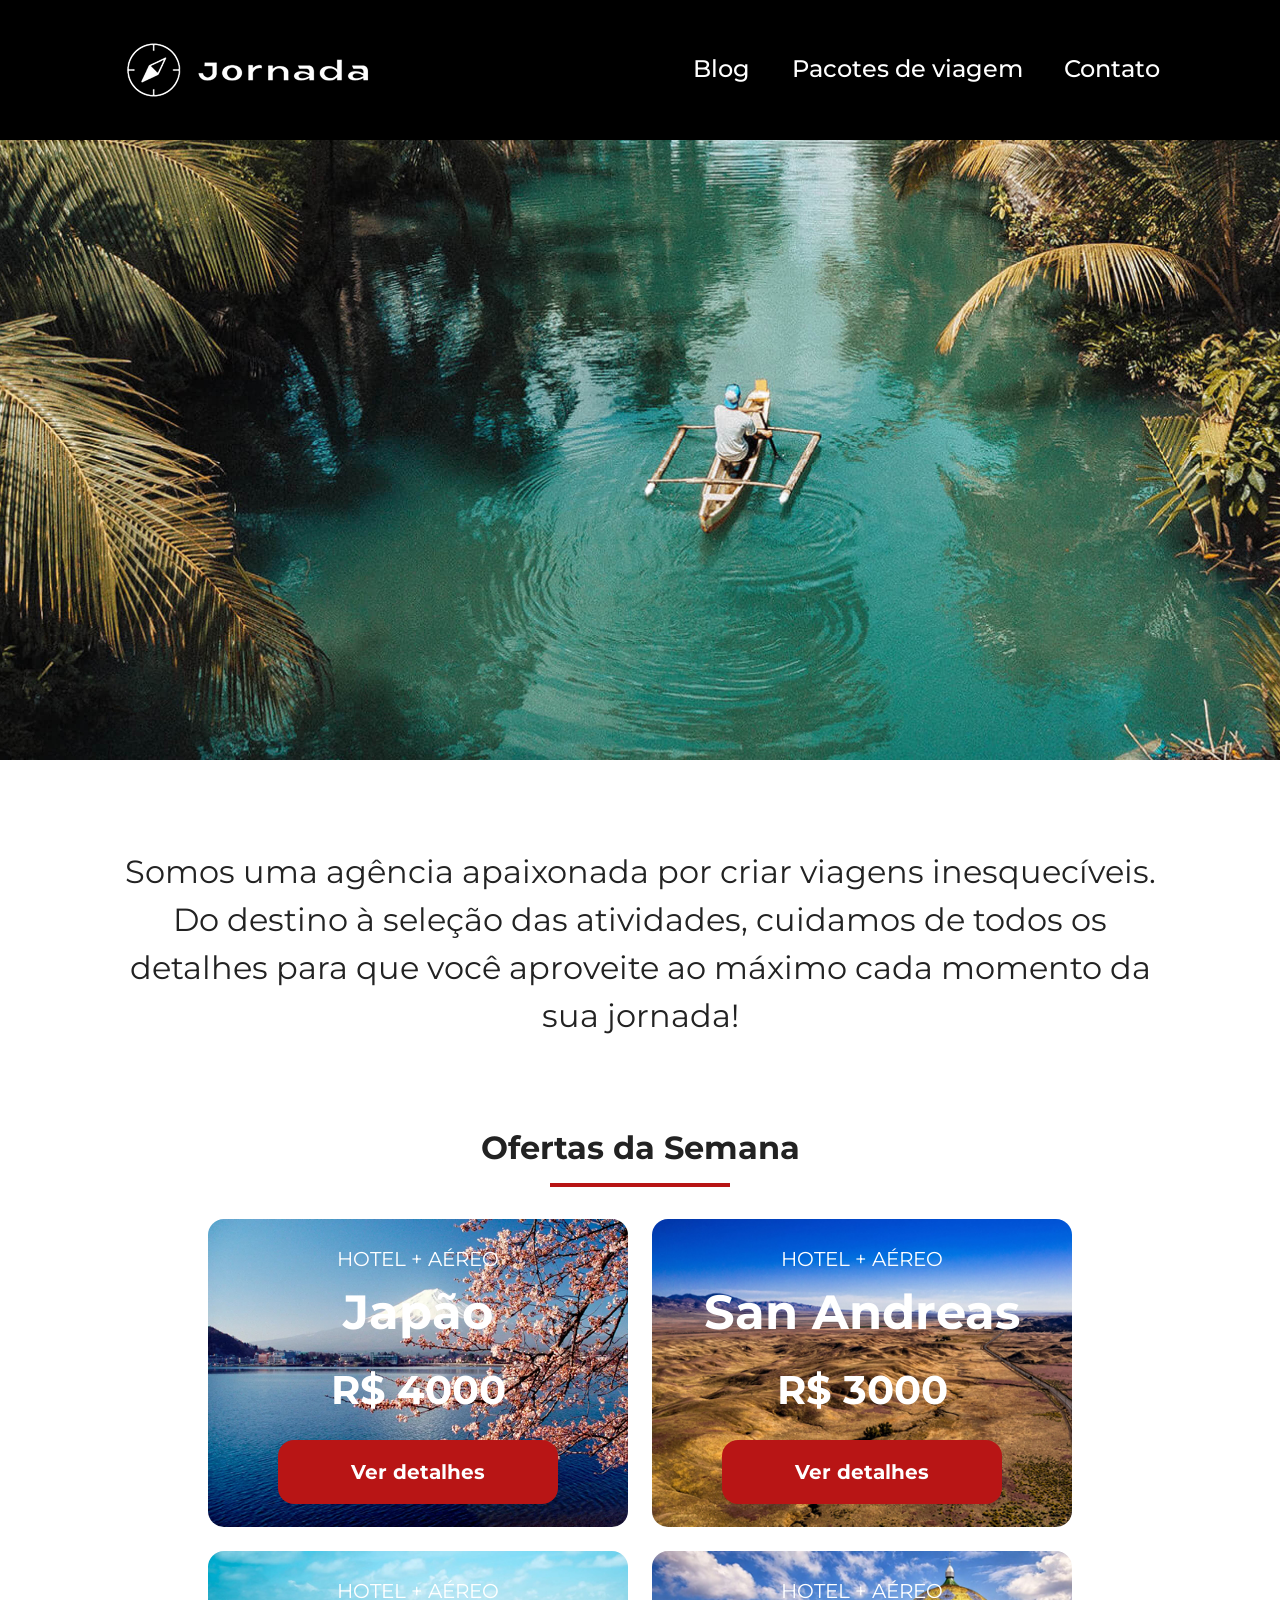
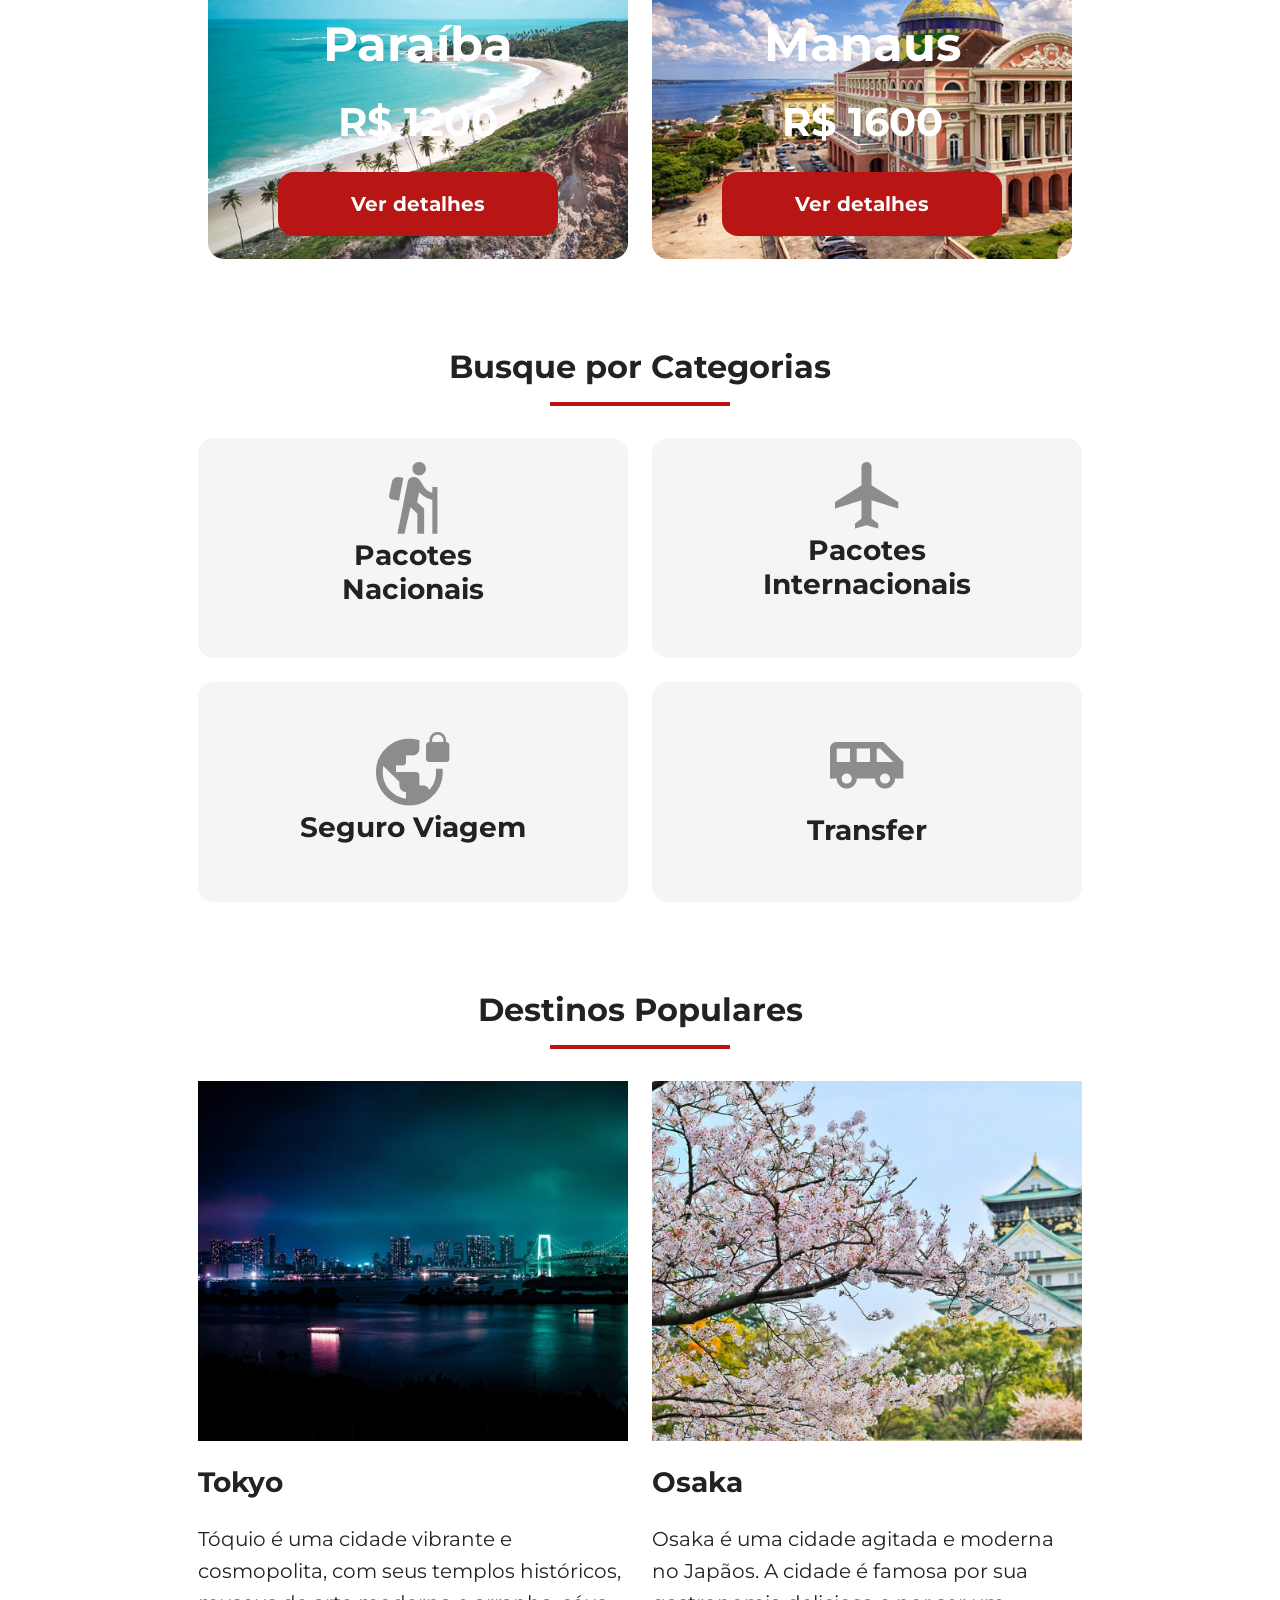
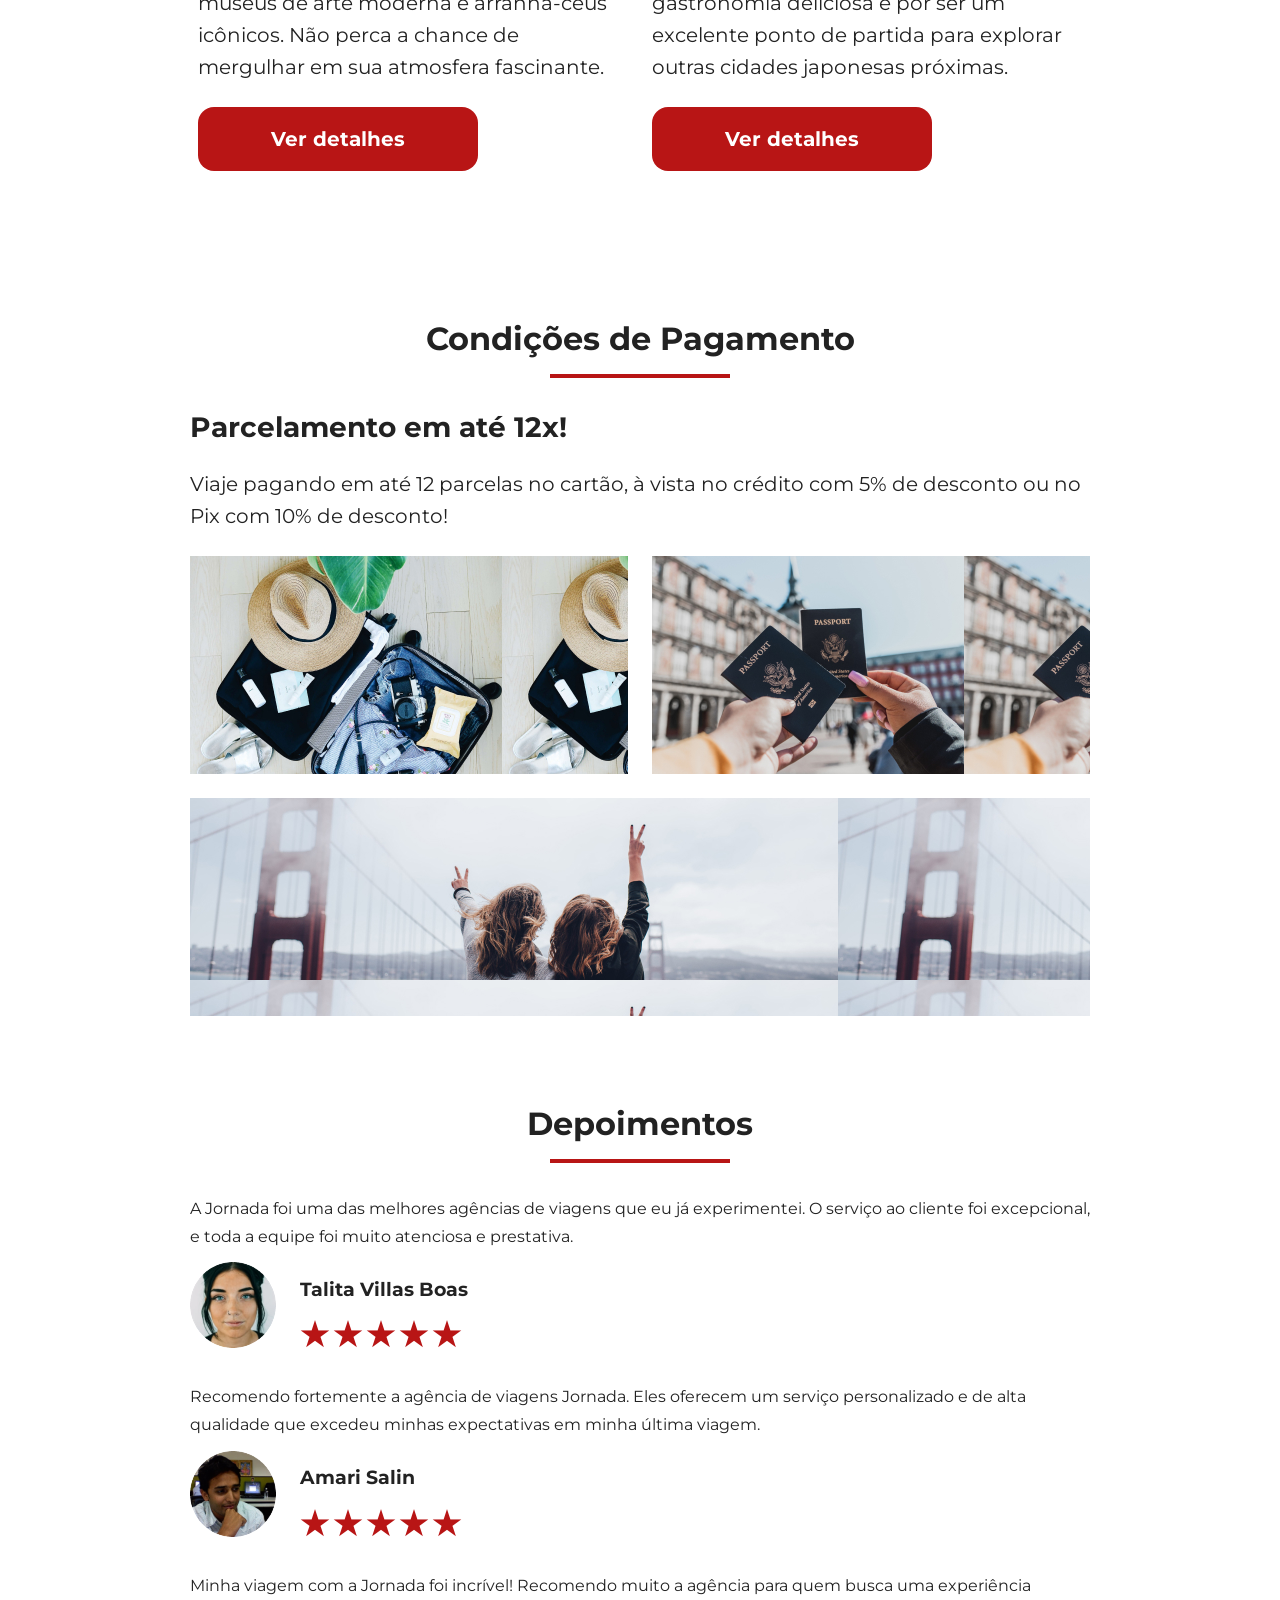
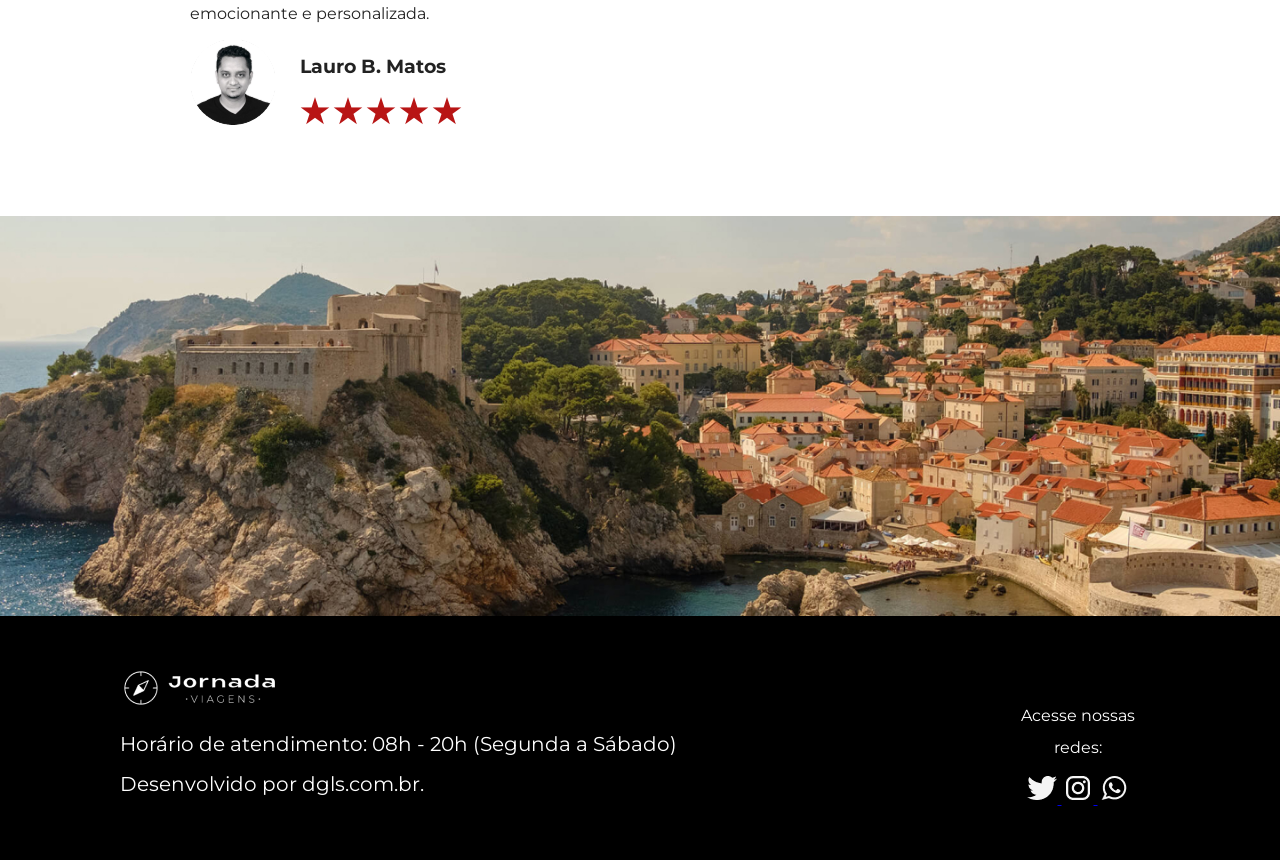
<file: index.html>
<!doctype html>
<html lang="PT-BR">
  <head>
    <meta charset="UTF-8" />
    <meta name="viewport" content="width=device-width, initial-scale=1.0" />
    <link rel="icon" href="img/bussula-jornada-white.png" />
    <link rel="stylesheet" href="css/style.css" />
    <title>Jornada Viagens</title>
    <meta
      name="description"
      content="Jornada Viagens, uma agência apaixonada por criar viagens inesquecíveis."
    />
    <meta property="og:title" content="Jornada Viagens" />
    <meta
      property="og:description"
      content="Jornada Viagens, uma agência apaixonada por criar viagens inesquecíveis."
    />
    <meta property="og:image" content="#" />
    <meta
      property="og:url"
      content="https://dglshenriq.github.io/jornada-viagens"
    />
    <meta property="og:type" content="website" />
    <meta property="og:site_name" content="Jornada Viagens" />
  </head>
  <body>
    <header class="main-header">
      <a class="logo" href="index.html" title="Página Inicial">
        <img
          class="logo-mobile"
          src="img/bussula-jornada-white.png"
          title="Página Incial"
          alt="Bússula do logo Jornada Viagens na cor branca" /><img
          class="logo-desktop"
          src="img/Logo-branco 2.png"
          title="Página Incial"
          alt="Logo Jornada Viagens na cor branca"
      /></a>
      <div class="navigation-menu">
        <label for="menu">
          <img src="img/menu.png" alt="ícone de menu" />
        </label>
        <input type="checkbox" id="menu" hidden />
        <nav>
          <ul class="links-list">
            <li>
              <a
                href="blog.html"
                title="Acessar blog"
                >Blog</a
              >
            </li>
            <li>
              <a
                href="pacotes-de-viagem.html"
                title="Acessar pacotes de viagem"
                >Pacotes de viagem</a
              >
            </li>
            <li>
              <a
                href="contato.html"
                title="Acessar contato"
                >Contato</a
              >
            </li>
          </ul>
        </nav>
      </div>
    </header>
    <main>
      <section class="hero">
        <div class="hero-img"></div>
        <h2 class="hero-h2">
          Somos uma agência apaixonada por criar viagens inesquecíveis. Do
          destino à seleção das atividades, cuidamos de todos os detalhes para
          que você aproveite ao máximo cada momento da sua jornada!
        </h2>
      </section>
      <section class="offers">
        <div class="section-title">
          <h2>Ofertas da Semana</h2>
          <hr />
          <div class="offers-cards">
            <article class="card japao">
              <header>
                <p class="content-text">HOTEL + AÉREO</p>
                <h3 class="content-title">
                  Japão <br />
                  <span>R$ 4000</span>
                </h3>
              </header>
              <footer>
                <a class="button" href="#">Ver detalhes</a>
              </footer>
            </article>
            <article class="card san-andreas">
              <header>
                <p class="content-text">HOTEL + AÉREO</p>
                <h3 class="content-title">
                  San Andreas <br />
                  <span>R$ 3000</span>
                </h3>
              </header>
              <footer>
                <a class="button" href="#">Ver detalhes</a>
              </footer>
            </article>
            <article class="card paraiba">
              <header>
                <p class="content-text">HOTEL + AÉREO</p>
                <h3 class="content-title">
                  Paraíba <br />
                  <span>R$ 1200</span>
                </h3>
              </header>
              <footer>
                <a class="button" href="#">Ver detalhes</a>
              </footer>
            </article>
            <article class="card manaus">
              <header>
                <p class="content-text">HOTEL + AÉREO</p>
                <h3 class="content-title">
                  Manaus <br />
                  <span>R$ 1600</span>
                </h3>
              </header>
              <footer>
                <a class="button" href="#">Ver detalhes</a>
              </footer>
            </article>
          </div>
        </div>
      </section>
      <section class="categories">
        <div class="section-title">
          <h2>Busque por Categorias</h2>
          <hr />
        </div>

        <div class="categories-cards">
          <a
            class="card"
            href="#"
            target="_blank"
            title="Busque pela categoria Pacotes Nacionais"
          >
            <img
              src="img/icone-pacotes-nacionais.png"
              alt="Ícone cinza representando uma pessoa fazendo tracking"
            />
            <h3 class="content-title">
              Pacotes <br />
              Nacionais
            </h3>
          </a>
          <a
            class="card"
            href="#"
            target="_blank"
            title="Busque pela categoria Pacotes Internacionais"
          >
            <img
              src="img/icone-pacotes-internacionais.png"
              alt="Ícone cinza representando um avião"
            />
            <h3 class="content-title">Pacotes <br />Internacionais</h3>
          </a>
          <a
            class="card single-line"
            href="#"
            target="_blank"
            title="Busque pela categoria Seguro Viagem"
          >
            <img
              src="img/icone-seguro.png"
              alt="Ícone cinza representando um planeta com um cadeado"
            />
            <h3 class="content-title">Seguro Viagem</h3>
          </a>
          <a
            class="card single-line transfer"
            href="#"
            target="_blank"
            title="Busque pela categoria Transfer"
          >
            <img
              src="img/icone-transfer.png"
              alt="Ícone cinza representando uma van"
            />
            <h3 class="content-title">Transfer</h3>
          </a>
        </div>
      </section>
      <section class="destinations">
        <div class="section-title">
          <h2>Destinos Populares</h2>
          <hr />
        </div>
        <div class="destinations-items">
          <article class="item">
            <header>
              <div class="img-items tokyo"></div>
              <h3 class="content-title">Tokyo</h3>
            </header>
            <p class="content-text">
              Tóquio é uma cidade vibrante e cosmopolita, com seus templos
              históricos, museus de arte moderna e arranha-céus icônicos. Não
              perca a chance de mergulhar em sua atmosfera fascinante.
            </p>
            <footer>
              <a
                class="button"
                href="#"
                target="_blank"
                title="Veja mais detalhes do destino Tokyo"
                >Ver detalhes</a
              >
            </footer>
          </article>
          <article class="item">
            <header>
              <div class="img-items osaka"></div>
              <h3 class="content-title">Osaka</h3>
            </header>
            <p class="content-text">
              Osaka é uma cidade agitada e moderna no Japãos. A cidade é famosa
              por sua gastronomia deliciosa e por ser um excelente ponto de
              partida para explorar outras cidades japonesas próximas.
            </p>
            <footer>
              <a
                class="button"
                href="#"
                target="_blank"
                title="Veja mais detalhes do destino Tokyo"
                >Ver detalhes</a
              >
            </footer>
          </article>
        </div>
      </section>
      <section class="payments">
        <div class="section-title">
          <h2>Condições de Pagamento</h2>
          <hr />
        </div>
        <article class="payments-item">
          <div class="content-container">
            <div class="text-content">
              <h3 class="content-title">Parcelamento em até 12x!</h3>
              <p class="content-text">
                Viaje pagando em até 12 parcelas no cartão, à vista no crédito
                com 5% de desconto ou no Pix com 10% de desconto!
              </p>
            </div>
            <div class="image-gallery">
              <div class="image bag"></div>
              <div class="image passport"></div>
              <div class="image people colspan2"></div>
            </div>
          </div>
        </article>
      </section>
      <section class="testimonials">
        <div class="section-title">
          <h2>Depoimentos</h2>
          <hr />
        </div>
        <div class="testimonials-container">
          <article>
            <header>
              <p>
                A Jornada foi uma das melhores agências de viagens que eu já
                experimentei. O serviço ao cliente foi excepcional, e toda a
                equipe foi muito atenciosa e prestativa.
              </p>
            </header>
            <footer>
              <img
                src="img/avatar-talita.png"
                alt="Foto de perfil da cliente Talita Villas Boas"
              />
              <div class="div profile-content">
                <h3>Talita Villas Boas</h3>
                <div class="rating">
                  <span class="star">★</span>
                  <span class="star">★</span>
                  <span class="star">★</span>
                  <span class="star">★</span>
                  <span class="star">★</span>
                </div>
              </div>
            </footer>
          </article>
          <article>
            <header>
              <p>
                Recomendo fortemente a agência de viagens Jornada. Eles oferecem
                um serviço personalizado e de alta qualidade que excedeu minhas
                expectativas em minha última viagem.
              </p>
            </header>
            <footer>
              <img
                src="img/avatar-amari.png"
                alt="Foto de perfil do cliente Amari Salin"
              />
              <div class="div profile-content">
                <h3>Amari Salin</h3>
                <div class="rating">
                  <span class="star">★</span>
                  <span class="star">★</span>
                  <span class="star">★</span>
                  <span class="star">★</span>
                  <span class="star">★</span>
                </div>
              </div>
            </footer>
          </article>
          <article>
            <header>
              <p>
                Minha viagem com a Jornada foi incrível! Recomendo muito a
                agência para quem busca uma experiência emocionante e
                personalizada.
              </p>
            </header>
            <footer>
              <img
                src="img/avatar-lauro.png"
                alt="Foto de perfil do cliente Lauro B. Matos"
              />
              <div class="div profile-content">
                <h3>Lauro B. Matos</h3>
                <div class="rating">
                  <span class="star">★</span>
                  <span class="star">★</span>
                  <span class="star">★</span>
                  <span class="star">★</span>
                  <span class="star">★</span>
                </div>
              </div>
            </footer>
          </article>
        </div>
      </section>
      <section class="bottom-hero">
        <div class="hero-img"></div>
      </section>
    </main>
    <footer class="main-footer">
      <div class="footer-content">
        <img
          src="img/logo-rodapé-branco.png"
          alt="logo completo Jornada Viagens"
        />
        <p>Horário de atendimento: 08h - 20h (Segunda a Sábado)</p>
        <p>
          Desenvolvido por
          <a
            class="dev-link"
            href="#"
            target="_blank"
            title="Desenvolvido por dgls.com.br"
            >dgls.com.br</a
          >.
        </p>
      </div>
      <div class="footer-social">
        <p>Acesse nossas redes:</p>
        <a href="#" target="_blank" title="Acesse o Twitter do Jornada Viagens">
          <img
            src="img/logo-twitter.png"
            alt="Ícone do Twitter na cor branca"
          />
        </a>
        <a
          href="#"
          target="_blank"
          title="Acesse o Instagram do Jornada Viagens"
        >
          <img
            src="img/logo-instagram.png"
            alt="Ícone do Instagram na cor branca"
          />
        </a>
        <a
          href="#"
          target="_blank"
          title="Entre em contato através do Whatsapp"
        >
          <img
            src="img/logo-whatsapp.png"
            alt="Ícone do WhatsApp na cor branca"
          />
        </a>
      </div>
    </footer>
  </body>
</html>
</file>
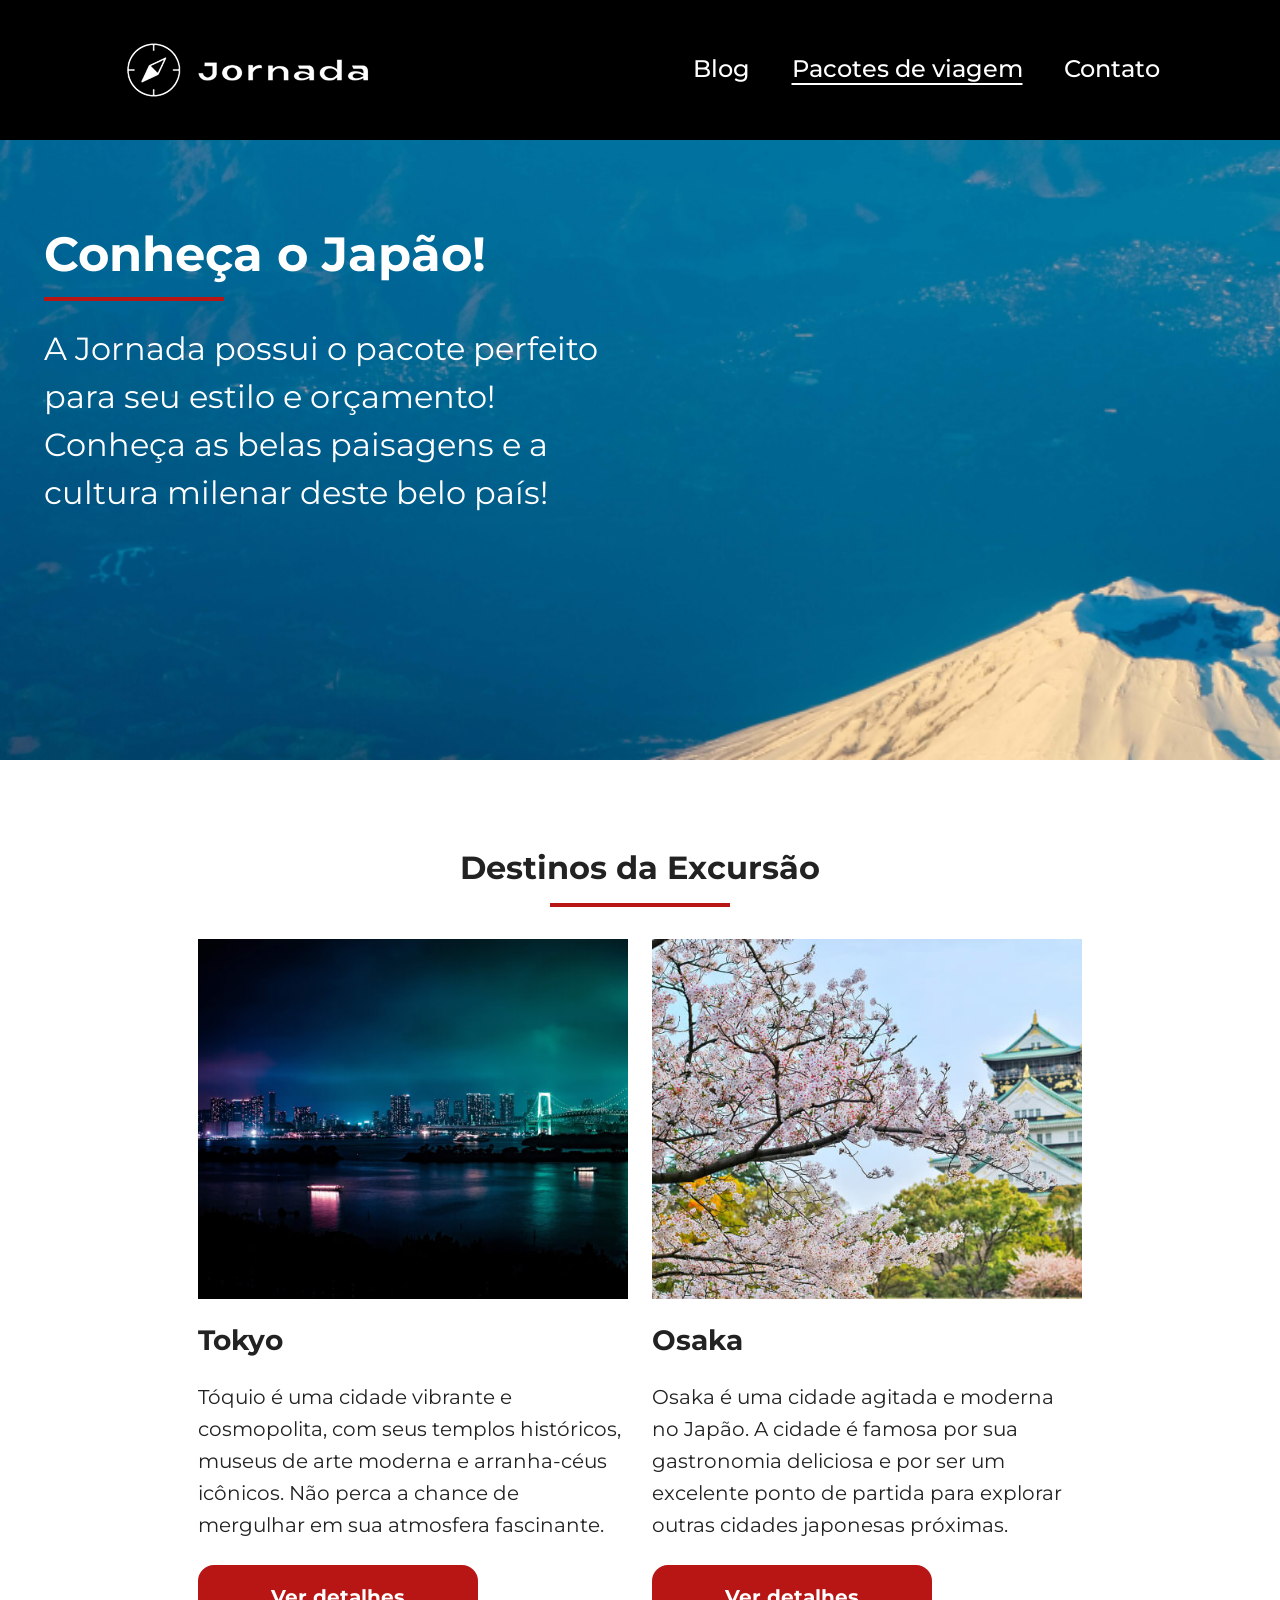
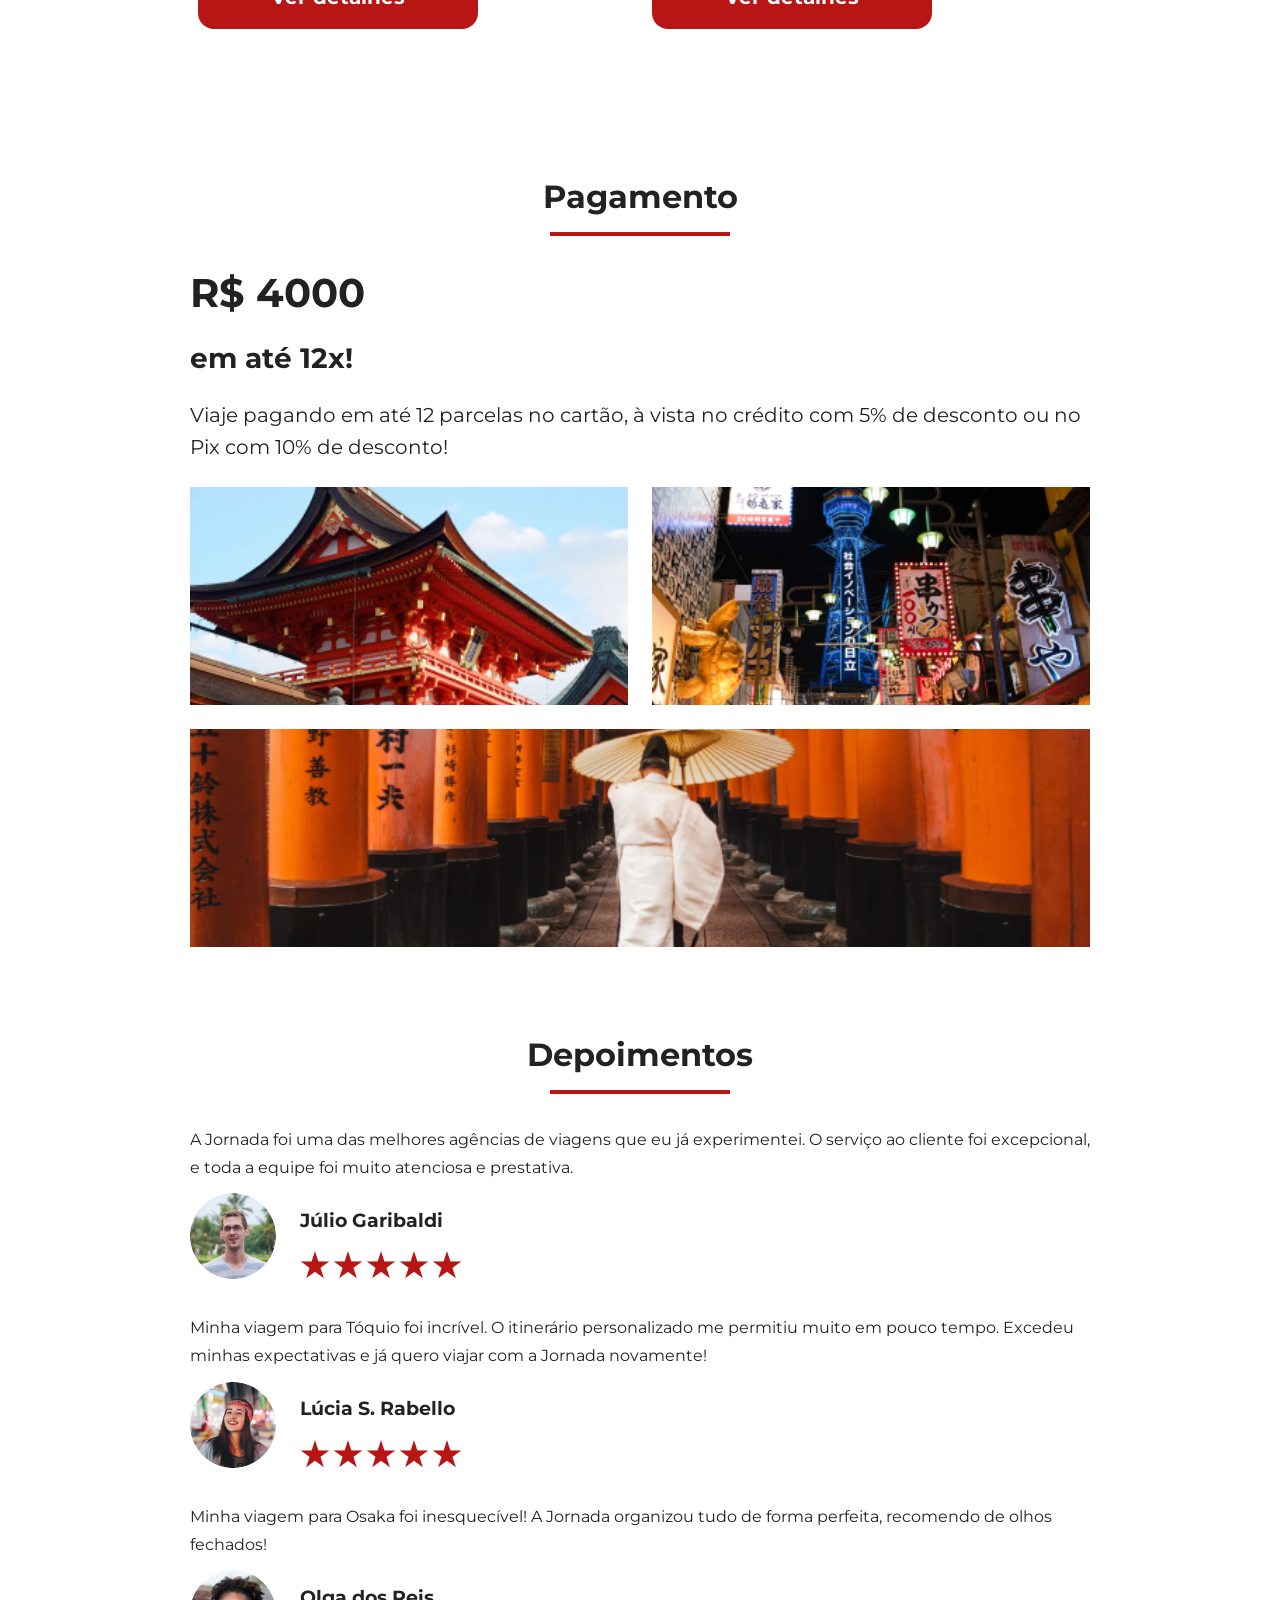
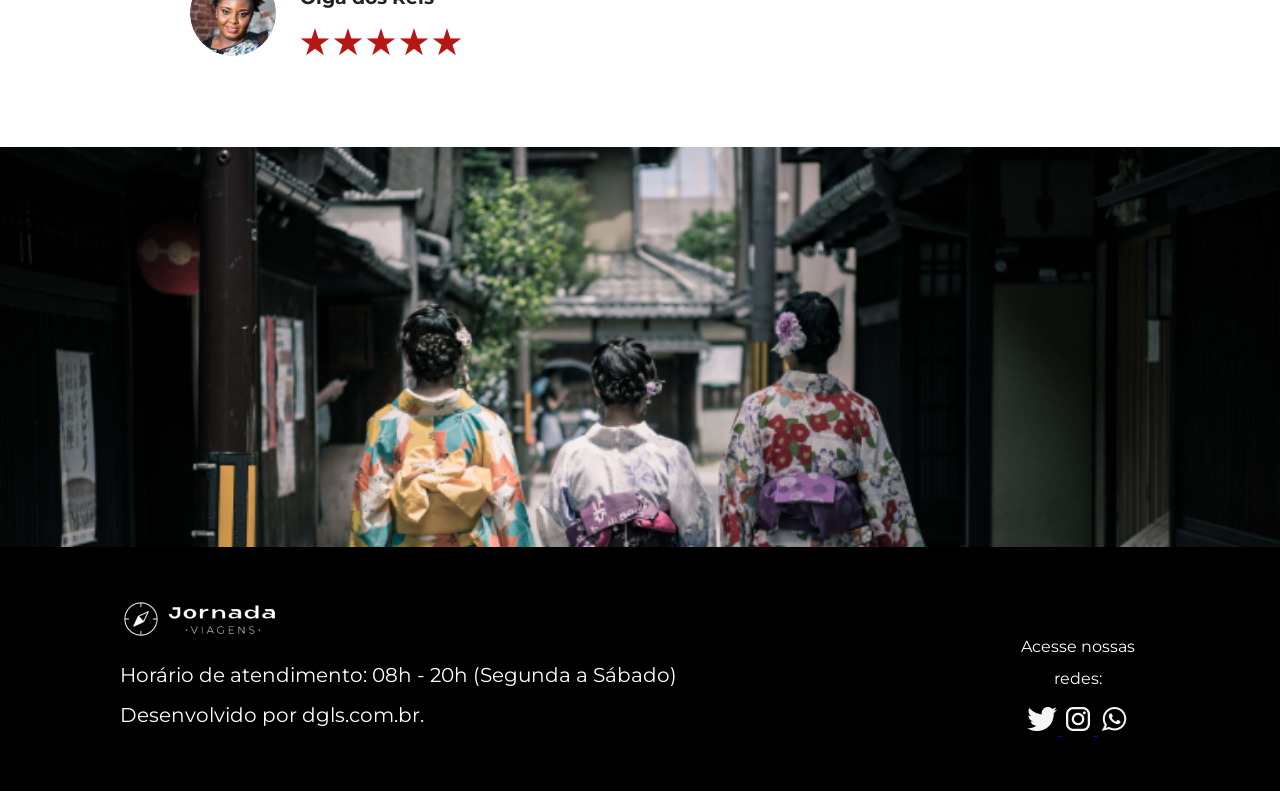
<file: pacotes-de-viagem.html>
<!doctype html>
<html lang="PT-BR">
  <head>
    <meta charset="UTF-8" />
    <meta name="viewport" content="width=device-width, initial-scale=1.0" />
    <link rel="icon" href="img/bussula-jornada-white.png" />
    <link rel="stylesheet" href="css/style.css" />
    <title>Pacotes de Viagem - Jornada Viagens</title>
    <meta name="description" content="Conheça os nossos pacotes de viagem!" />
    <meta property="og:title" content="Pacotes de Viagem - Jornada Viagens" />
    <meta
      property="og:description"
      content="Conheça os nossos pacotes de viagem!"
    />
    <meta property="og:image" content="#" />
    <meta
      property="og:url"
      content="https://dglshenriq.github.io/jornada-viagens"
    />
    <meta property="og:type" content="website" />
    <meta property="og:site_name" content="Jornada Viagens" />
  </head>
  <body>
    <header class="main-header">
      <a class="logo" href="index.html" title="Página Inicial">
        <img
          class="logo-mobile"
          src="img/bussula-jornada-white.png"
          title="Página Incial"
          alt="Bússula do logo Jornada Viagens na cor branca" /><img
          class="logo-desktop"
          src="img/Logo-branco 2.png"
          title="Página Incial"
          alt="Logo Jornada Viagens na cor branca"
      /></a>
      <div class="navigation-menu">
        <label for="menu">
          <img src="img/menu.png" alt="ícone de menu" />
        </label>
        <input type="checkbox" id="menu" hidden />
        <nav>
          <ul class="links-list">
            <li>
              <a href="blog.html" title="Acessar blog">Blog</a>
            </li>
            <li>
              <a
                class="active"
                aria-current="page"
                href="pacotes-de-viagem.html"
                title="Acessar pacotes de viagem"
                >Pacotes de viagem</a
              >
            </li>
            <li>
              <a href="contato.html" title="Acessar contato">Contato</a>
            </li>
          </ul>
        </nav>
      </div>
    </header>
    <main>
      <section class="hero packages">
        <div class="hero-img">
          <div class="package-container">
            <h1>Conheça o Japão!</h1>

            <span class="hero-divider"></span>

            <p class="content-text">
              A Jornada possui o pacote perfeito para seu estilo e orçamento!
              Conheça as belas paisagens e a cultura milenar deste belo país!
            </p>
          </div>
        </div>
      </section>
      <section class="destinations">
        <div class="section-title">
          <h2>Destinos da Excursão</h2>
          <hr />
        </div>
        <div class="destinations-items">
          <article class="item">
            <header>
              <div class="img-items tokyo"></div>
              <h3 class="content-title">Tokyo</h3>
            </header>
            <p class="content-text">
              Tóquio é uma cidade vibrante e cosmopolita, com seus templos
              históricos, museus de arte moderna e arranha-céus icônicos. Não
              perca a chance de mergulhar em sua atmosfera fascinante.
            </p>
            <footer>
              <a
                class="button"
                href="#"
                target="_blank"
                title="Veja mais detalhes do destino Tokyo"
                >Ver detalhes</a
              >
            </footer>
          </article>
          <article class="item">
            <header>
              <div class="img-items osaka"></div>
              <h3 class="content-title">Osaka</h3>
            </header>
            <p class="content-text">
              Osaka é uma cidade agitada e moderna no Japão. A cidade é famosa
              por sua gastronomia deliciosa e por ser um excelente ponto de
              partida para explorar outras cidades japonesas próximas.
            </p>
            <footer>
              <a
                class="button"
                href="#"
                target="_blank"
                title="Veja mais detalhes do destino Tokyo"
                >Ver detalhes</a
              >
            </footer>
          </article>
        </div>
      </section>
      <section class="payments packages">
        <div class="section-title">
          <h2>Pagamento</h2>
          <hr />
        </div>
        <article class="payments-item">
          <div class="content-container">
            <div class="text-content">
              <span>R$ 4000</span>
              <h3 class="content-title">em até 12x!</h3>
              <p class="content-text">
                Viaje pagando em até 12 parcelas no cartão, à vista no crédito
                com 5% de desconto ou no Pix com 10% de desconto!
              </p>
            </div>
            <div class="image-gallery">
              <div class="image castelo"></div>
              <div class="image cidade"></div>
              <div class="image gueixa colspan2"></div>
            </div>
          </div>
        </article>
      </section>
      <section class="testimonials">
        <div class="section-title">
          <h2>Depoimentos</h2>
          <hr />
        </div>
        <div class="testimonials-container">
          <article>
            <header>
              <p>
                A Jornada foi uma das melhores agências de viagens que eu já
                experimentei. O serviço ao cliente foi excepcional, e toda a
                equipe foi muito atenciosa e prestativa.
              </p>
            </header>
            <footer>
              <img
                src="img/avatar-julio.png"
                alt="Foto de perfil do cliente Júlio Garibaldi"
              />
              <div class="div profile-content">
                <h3>Júlio Garibaldi</h3>
                <div class="rating">
                  <span class="star">★</span>
                  <span class="star">★</span>
                  <span class="star">★</span>
                  <span class="star">★</span>
                  <span class="star">★</span>
                </div>
              </div>
            </footer>
          </article>
          <article>
            <header>
              <p>
                Minha viagem para Tóquio foi incrível. O itinerário
                personalizado me permitiu muito em pouco tempo. Excedeu minhas
                expectativas e já quero viajar com a Jornada novamente!
              </p>
            </header>
            <footer>
              <img
                src="img/avatar-lucia.png"
                alt="Foto de perfil da cliente Lúcia S. Rabello"
              />
              <div class="div profile-content">
                <h3>Lúcia S. Rabello</h3>
                <div class="rating">
                  <span class="star">★</span>
                  <span class="star">★</span>
                  <span class="star">★</span>
                  <span class="star">★</span>
                  <span class="star">★</span>
                </div>
              </div>
            </footer>
          </article>
          <article>
            <header>
              <p>
                Minha viagem para Osaka foi inesquecível! A Jornada organizou
                tudo de forma perfeita, recomendo de olhos fechados!
              </p>
            </header>
            <footer>
              <img
                src="img/avatar-olga.png"
                alt="Foto de perfil da cliente Olga dos Reis"
              />
              <div class="div profile-content">
                <h3>Olga dos Reis</h3>
                <div class="rating">
                  <span class="star">★</span>
                  <span class="star">★</span>
                  <span class="star">★</span>
                  <span class="star">★</span>
                  <span class="star">★</span>
                </div>
              </div>
            </footer>
          </article>
        </div>
      </section>

      <section class="bottom-hero packages">
        <div class="hero-img"></div>
      </section>
    </main>
    <footer class="main-footer">
      <div class="footer-content">
        <img
          src="img/logo-rodapé-branco.png"
          alt="logo completo Jornada Viagens"
        />
        <p>Horário de atendimento: 08h - 20h (Segunda a Sábado)</p>
        <p>
          Desenvolvido por
          <a
            class="dev-link"
            href="#"
            target="_blank"
            title="Desenvolvido por dgls.com.br"
            >dgls.com.br</a
          >.
        </p>
      </div>
      <div class="footer-social">
        <p>Acesse nossas redes:</p>
        <a href="#" target="_blank" title="Acesse o Twitter do Jornada Viagens">
          <img
            src="img/logo-twitter.png"
            alt="Ícone do Twitter na cor branca"
          />
        </a>
        <a
          href="#"
          target="_blank"
          title="Acesse o Instagram do Jornada Viagens"
        >
          <img
            src="img/logo-instagram.png"
            alt="Ícone do Instagram na cor branca"
          />
        </a>
        <a
          href="#"
          target="_blank"
          title="Entre em contato através do Whatsapp"
        >
          <img
            src="img/logo-whatsapp.png"
            alt="Ícone do WhatsApp na cor branca"
          />
        </a>
      </div>
    </footer>
  </body>
</html>
</file>
<file: css/style.css>
@import url(global.css);
@import url(header.css);
@import url(hero.css);
@import url(offers.css);
@import url(categories.css);
@import url(destinations.css);
@import url(payments.css);
@import url(testimonials.css);
@import url(footer.css);
@import url(packages.css);
</file>
